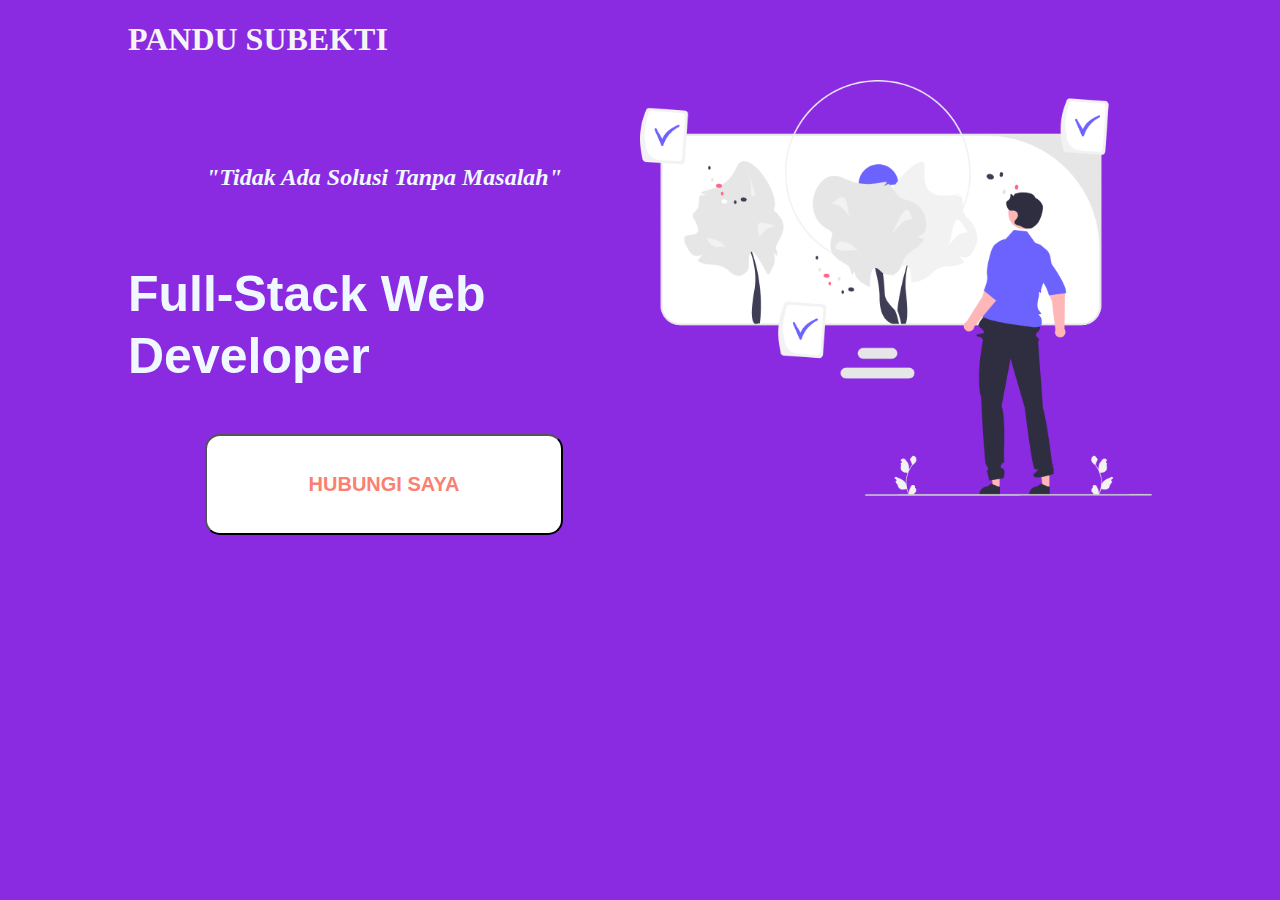
<file: hompeage/index.html>
<!DOCTYPE html>
<html lang="en">
  <head>
    <meta charset="UTF-8" />
    <meta http-equiv="X-UA-Compatible" content="IE=edge" />
    <meta name="viewport" content="width=device-width, initial-scale=1.0" />
    <link rel="stylesheet" href="style.css" />
    <title>ahmad pandu subekti</title>
  </head>

  <body>
    <nav>
      <div class="container">
        <div class="judul">
          <h1>pandu subekti</h1>
        </div>
        <div class="list-menu"></div>
      </div>
    </nav>
    <aside>
      <div class="content">
        <div class="content-left">
          <h2>"tidak ada solusi tanpa masalah"</h2>
          <h1>Full-Stack Web Developer</h1>
          <button>hubungi saya</button>
        </div>
        <div class="content-right">
          <img src="te.png" />
        </div>
      </div>
    </aside>
  </body>
</html>
</file>
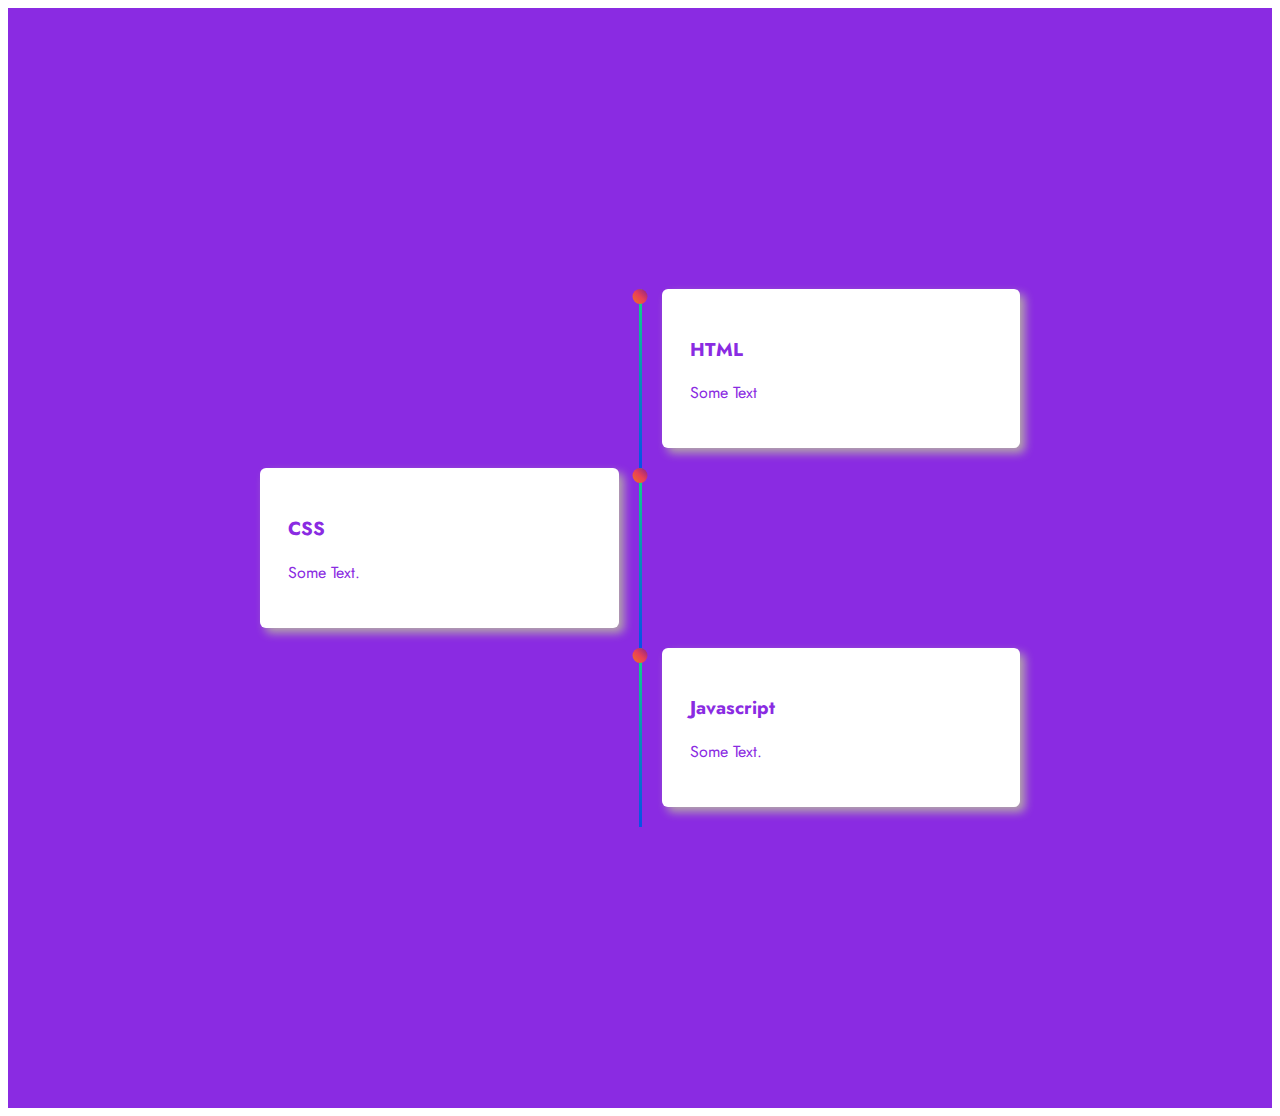
<file: pendidikan/index.html>
<!DOCTYPE html>
<html lang="en">
  <head>
    <meta charset="UTF-8" />
    <meta http-equiv="X-UA-Compatible" content="IE=edge" />
    <meta name="viewport" content="width=device-width, initial-scale=1.0" />
    <link rel="stylesheet" href="style.css" />
    <title>Document</title>
  </head>

  <body>
    <!--This is the main container that contains the whole timeline.-->
    <section class="design-section">
      <div class="timeline">
        <!--Well, The reason for this div is to fill space. 
This space is technically used for keeping dates, 
but I didn't find the need for dates. However, I'll provide 
you the styling for dates, so that you can use it if you 
wanted to.-->
        <div class="timeline-empty"></div>

        <!--This is the class where the timeline graphics are 
housed in. Note that we have timeline-circle 
here for that pointer in timeline.-->

        <div class="timeline-middle">
          <div id="timeline-1" class="timeline-circle"></div>
        </div>
        <div
          id="timeline-content-1"
          class="timeline-component timeline-content"
        >
          <h3>HTML</h3>
          <p>Some Text</p>
        </div>
        <div class="timeline-component timeline-content">
          <h3>CSS</h3>
          <p>Some Text.</p>
        </div>
        <div class="timeline-middle">
          <div id="timeline-2" class="timeline-circle"></div>
        </div>
        <div class="timeline-empty"></div>

        <div class="timeline-empty"></div>

        <div class="timeline-middle">
          <div id="timeline-3" class="timeline-circle"></div>
        </div>
        <div class="timeline-component timeline-content">
          <h3>Javascript</h3>
          <p>Some Text.</p>
        </div>
      </div>
    </section>

    <script src="main.js"></script>
  </body>
</html>
</file>
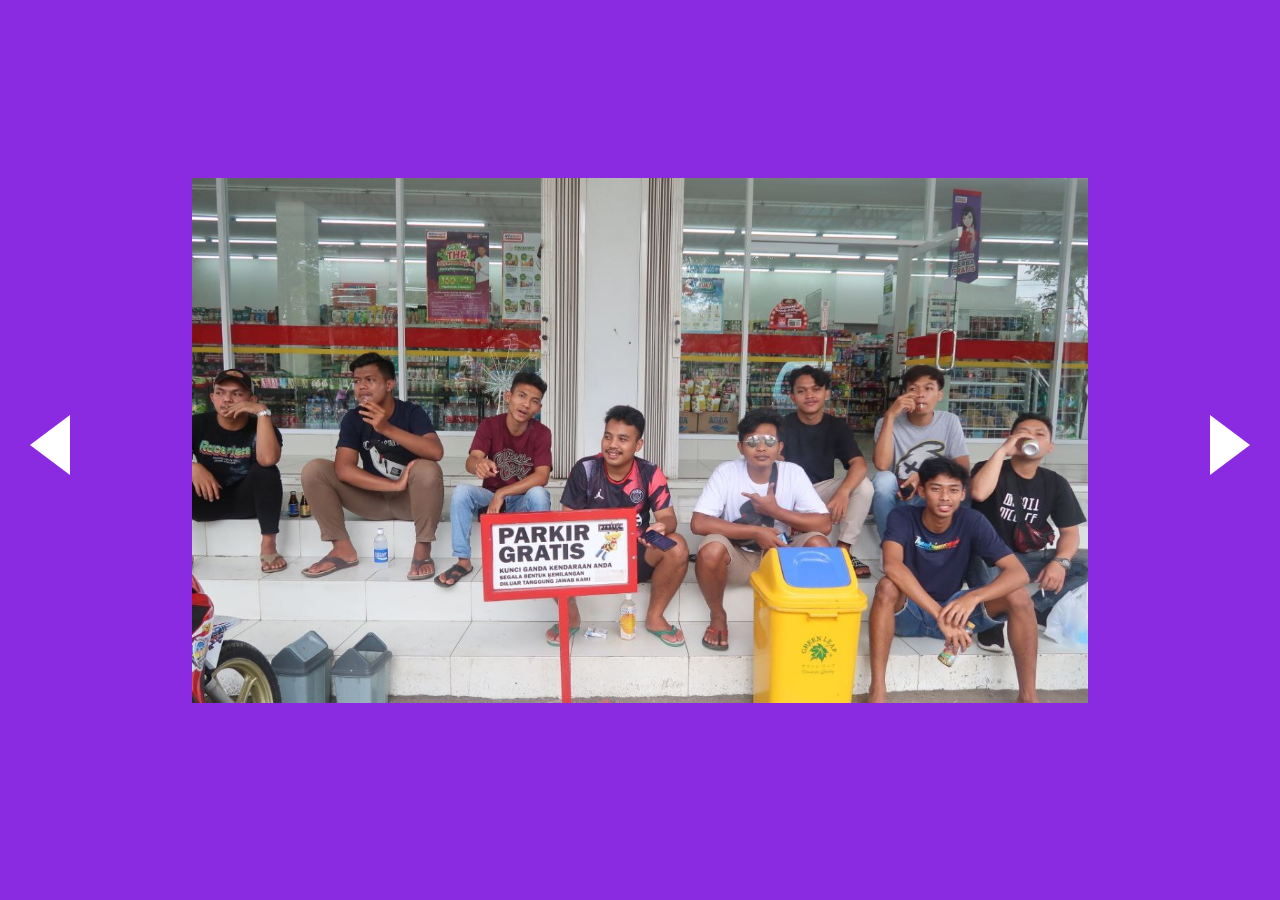
<file: silder/index.html>
<!DOCTYPE html>
<html lang="en">

<head>
    <meta charset="UTF-8" />
    <meta http-equiv="X-UA-Compatible" content="IE=edge" />
    <meta name="viewport" content="width=device-width, initial-scale=1.0" />
    <link rel="stylesheet" href="style.css" />
    <title>Document</title>
</head>

<body>
    <div class="wrap">
        <div id="arrow-left" class="arrow"></div>

        <div id="slider">
            <div class="slide slide1">
                <div class="slide-content">
                    <span><img src="bg1.jpeg" /></span>
                </div>
            </div>

            <div class="slide slide2">
                <div class="slide-content">
                    <span><img src="bg2.jpeg" /></span>
                </div>
            </div>

            <div class="slide slide3">
                <div class="slide-content">
                    <span><img src="bg3.jpeg" /></span>
                </div>
            </div>
        </div>

        <div id="arrow-right" class="arrow"></div>
    </div>

    <script src="main.js"></script>
</body>

</html>
</file>
<file: hompeage/style.css>
body {
  margin-left: 10%;
  margin-right: 10%;
  background-color: blueviolet;
}

.judul {
  text-transform: uppercase;
  color: whitesmoke;
}

.content {
  display: flex;
}

.content-right {
  width: 50%;
  height: fit-content;
}

.content-right img {
  width: 100%;
}

.content-left {
  background-color: hsla(0, 0%, 100%, 0);
  width: 50%;
  height: 80vh;
  text-align: center;
  color: aliceblue;
}

.content-left h4,
.content-left h1,
.content-left h2 {
  padding-top: 2vw;
  padding-bottom: 1vw;
}

.content-left h1 {
  font-family: Poppins, sans-serif;
  font-size: 50px;
  line-height: 1.25;
  font-weight: 700;
  text-align: left;
}

.content-left h2 {
  padding-top: 5vw;
  font-style: italic;
  text-transform: capitalize;
}

.content-left button {
  background-color: white;
  color: salmon;
  font-weight: bold;
  font-size: 20px;
  width: 70%;
  border-radius: 15px;
  height: 14%;
  text-transform: uppercase;
}
</file>
<file: pendidikan/style.css>
@import url("https://fonts.googleapis.com/css2?family=Jost:wght@200;300;400&display=swap");
.design-section {
  display: flex;
  flex-direction: column;
  align-items: center;
  justify-content: center;
  background-color: blueviolet;
  min-height: 100vh;
  padding: 100px 0;
  font-family: Jost;
}

.design {
  display: flex;
  align-items: center;
  justify-content: center;
}

.timeline {
  width: 80%;
  height: auto;
  max-width: 800px;
  margin: 0 auto;
  display: flex;
  flex-direction: column;
}

.timeline-content {
  padding: 20px;
  background: white;
  -webkit-box-shadow: 5px 5px 10px white, -5px -5px 10px white;
  box-shadow: 5px 5px 10px #b4a9a9;
  border-radius: 5px;
  color: blueviolet;
  padding: 1.75rem;
  transition: 0.4s ease;
  overflow-wrap: break-word !important;
  margin: 1rem;
  margin-bottom: 20px;
  border-radius: 6px;
}

.timeline-component {
  margin: 0px 20px 20px 20px;
}

@media screen and (min-width: 768px) {
  .timeline {
    display: grid;
    grid-template-columns: 1fr 3px 1fr;
  }
  .timeline-middle {
    position: relative;
    background-image: linear-gradient(45deg, #084fe9, #088fb5, #11da80);
    width: 3px;
    height: 100%;
  }
  .main-middle {
    opacity: 0;
  }
  .timeline-circle {
    position: absolute;
    top: 0;
    left: 50%;
    width: 15px;
    height: 15px;
    border-radius: 50%;
    background-image: linear-gradient(45deg, #f27121, #e94057, #8a2387);
    -webkit-transform: translateX(-50%);
    transform: translateX(-50%);
  }
  .remove {
    opacity: 0;
  }
}
</file>
<file: silder/style.css>
body,
.wrap,
#slider,
.slide-content {
    margin: 0;
    padding: 0;
    font-family: "Raleway", sans-serif;
    width: 100%;
    height: 100vh;
    overflow-x: hidden;
}

.wrap {
    position: relative;
}

.slide {
    background-size: cover;
    background-position: center;
    background-repeat: no-repeat;
}

.slide1 {
    background-color: blueviolet;
}

.slide2 {
    background-color: blueviolet;
}

.slide3 {
    background-color: blueviolet;
}

.slide-content {
    display: flex;
    flex-direction: column;
    justify-content: center;
    align-items: center;
    text-align: center;
}

.slide-content span {
    color: #fff;
    font-size: 5rem;
}

.arrow {
    cursor: pointer;
    height: 0;
    width: 0;
    border-style: solid;
    position: absolute;
    top: 50%;
    margin-top: -35px;
}

#arrow-left {
    border-width: 30px 40px 30px 0;
    border-color: transparent #fff transparent #fff;
    left: 0;
    margin-left: 30px;
}

#arrow-right {
    border-width: 30px 0 30px 40px;
    border-color: transparent #fff transparent #fff;
    right: 0;
    margin-right: 30px;
}

img {
    width: 70%;
}
</file>
